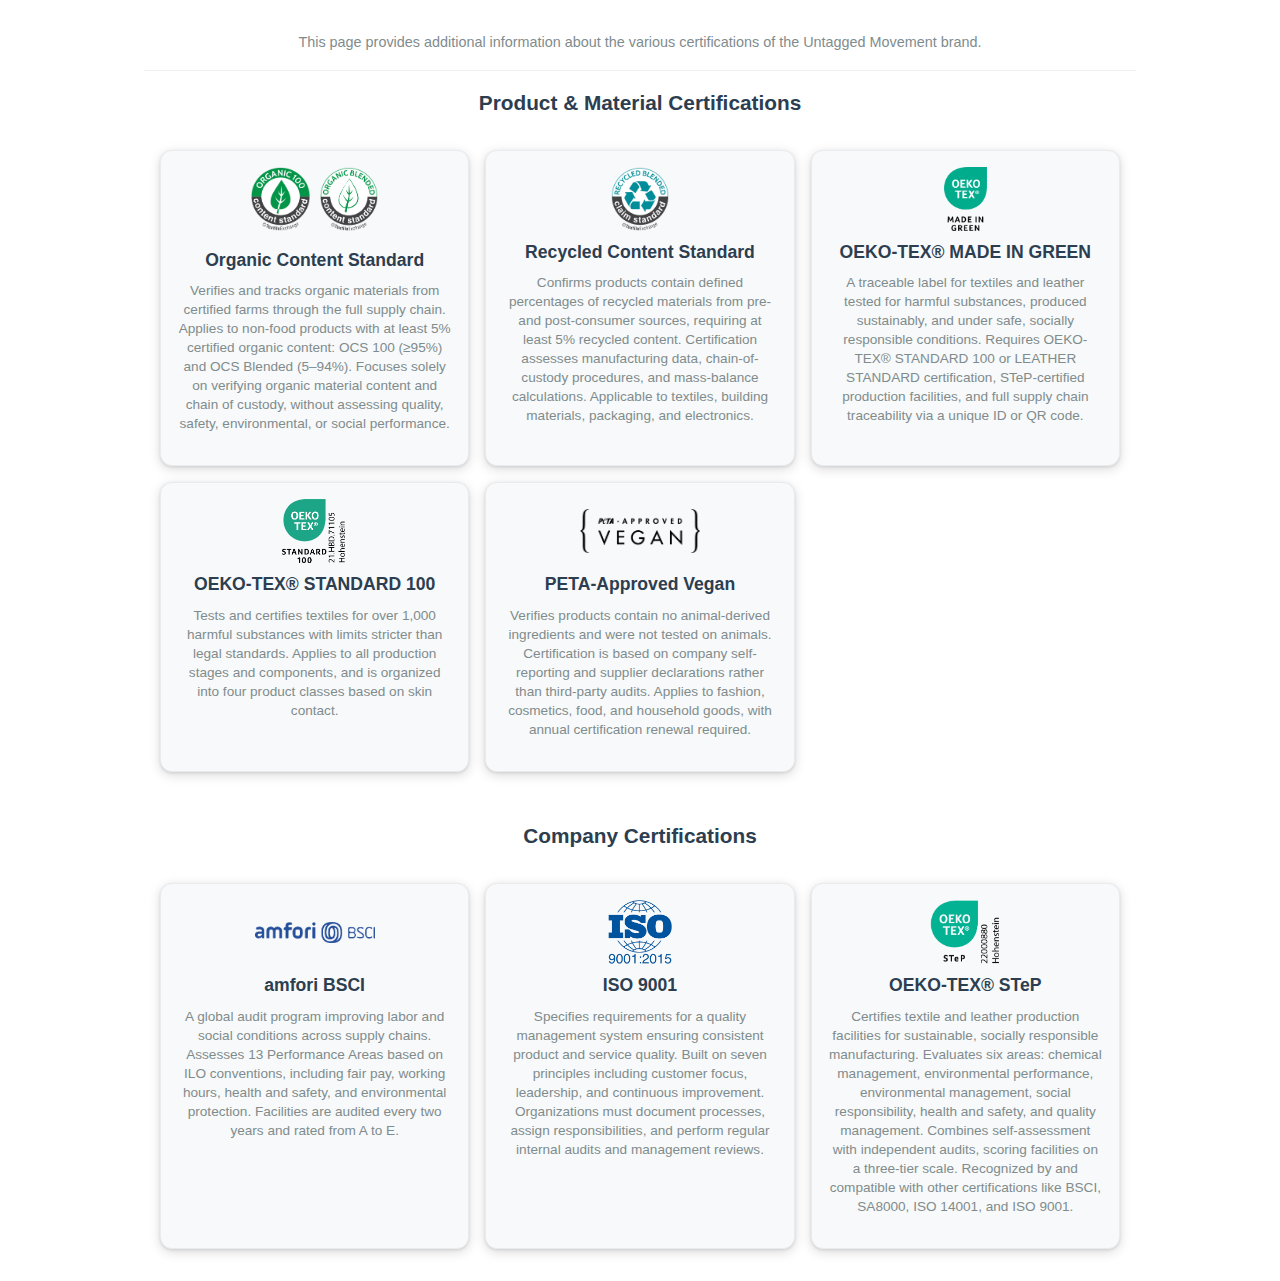
<file: certifications.html>
<!DOCTYPE html>
<html lang="en">
<head>
    <meta charset="UTF-8">
    <meta name="viewport" content="width=device-width, initial-scale=1.0">
    <meta name="description" content="Product, Material, and Company Certifications">
    <title>Certifications</title>
    <style>
        :root {
            --primary: #2C3E50;
            --secondary: #34495E;
            --accent: #E67E22;
            --bg-color: #fff;
            --text-primary: #2C3E50;
            --text-secondary: #7F8C8D;
            --border-color: #ECF0F1;
            --shadow-sm: 0 1px 2px rgba(0,0,0,0.05);
            --shadow: 0 2px 4px rgba(0,0,0,0.05);
            --radius: 0.5rem;
        }
        * { margin: 0; padding: 0; box-sizing: border-box; }
        body {
            font-family: -apple-system, BlinkMacSystemFont, "Segoe UI", Roboto, Helvetica, Arial, sans-serif;
            background: var(--bg-color);
            color: var(--text-primary);
            line-height: 1.5;
        }
        .container {
            width: 100vw;
            max-width: 100vw;
            margin: 0;
            padding: 0;
        }
        @media (min-width: 768px) {
            .container {
                max-width: 48rem;
                margin: 0 auto;
                padding: 1rem;
            }
        }
        @media (min-width: 900px) {
            .container {
                max-width: 64rem;
            }
        }
        .header {
            background: var(--bg-color);
            border-bottom: 1px solid var(--border-color);
            padding: 1rem;
            text-align: center;
        }
        .header h1 {
            font-size: 1.5rem;
            font-weight: 600;
            margin-bottom: 0.5rem;
        }
        .header p {
            color: var(--text-secondary);
            font-size: 0.9rem;
        }
        .certifications-grid {
            display: grid;
            grid-template-columns: repeat(auto-fit, minmax(280px, 1fr));
            gap: 1rem;
            padding: 1rem;
        }
        .certification-card {
            background: #f8f9fa;
            border: 1px solid #e9ecef;
            border-radius: 12px;
            padding: 1rem;
            box-shadow: 0 3px 12px rgba(0, 0, 0, 0.15), 0 1px 3px rgba(0, 0, 0, 0.1);
            text-align: center;
            transition: transform 0.2s ease, box-shadow 0.2s ease;
        }
        .certification-card:hover {
            transform: translateY(-2px);
            box-shadow: 0 6px 20px rgba(0, 0, 0, 0.2), 0 2px 6px rgba(0, 0, 0, 0.1);
        }
        .certification-icon {
            max-width: 120px;
            height: 64px;
            margin: 0 auto 0.5rem;
            display: block;
            object-fit: contain;
            transition: transform 0.2s ease, opacity 0.2s ease;
        }
        .certification-icon:hover {
            transform: scale(1.05);
            opacity: 0.9;
        }
        .certification-title {
            font-size: 1.1rem;
            font-weight: 600;
            margin-bottom: 0.5rem;
            color: var(--text-primary);
        }
        .certification-description {
            font-size: 0.85rem;
            color: var(--text-secondary);
            margin-bottom: 1rem;
            line-height: 1.4;
        }
        .view-cert-btn {
            background: var(--primary);
            color: white;
            border: none;
            border-radius: 8px;
            padding: 0.75rem 1.5rem;
            font-size: 0.95rem;
            font-weight: 500;
            cursor: pointer;
            transition: background-color 0.2s ease;
            text-decoration: none;
            display: inline-block;
        }
        .view-cert-btn:hover {
            background: var(--secondary);
        }
        .back-link {
            display: inline-block;
            margin: 1rem;
            color: var(--primary);
            text-decoration: none;
            font-weight: 500;
            padding: 0.5rem 1rem;
            border: 1px solid var(--border-color);
            border-radius: var(--radius);
            transition: background-color 0.2s ease;
        }
        .back-link:hover {
            background: var(--border-color);
        }
        @media (max-width: 768px) {
            .certifications-grid {
                grid-template-columns: 1fr;
                padding: 1rem;
                gap: 1rem;
            }
            .certification-card {
                padding: 1rem;
            }
            .certification-title {
                font-size: 1rem;
            }
        }
    </style>
</head>
<body>
    <div class="container">
        <div class="header">
            <p>This page provides additional information about the various certifications of the Untagged Movement brand.</p>
        </div>
        <div class="certifications-grid">
            <h2 style="grid-column: 1 / -1; text-align: center; margin-bottom: 1rem; color: var(--text-primary); font-size: 1.3rem;">Product & Material Certifications</h2>
            <div class="certification-card">
                <div style="display: flex; justify-content: center; gap: 10px; margin-bottom: 0.5rem;">
                    <a href="public/ceres-cert.pdf" target="_blank"><img src="public/ocs-100.png" alt="OCS 100" class="certification-icon"></a>
                    <a href="public/ceres-cert.pdf" target="_blank"><img src="public/ocs-blended.png" alt="OCS Blended" class="certification-icon"></a>
                </div>
                <h3 class="certification-title">Organic Content Standard</h3>
                <p class="certification-description">Verifies and tracks organic materials from certified farms through the full supply chain. Applies to non-food products with at least 5% certified organic content: OCS 100 (≥95%) and OCS Blended (5–94%). Focuses solely on verifying organic material content and chain of custody, without assessing quality, safety, environmental, or social performance.</p>
            </div>
            <div class="certification-card">
                <a href="public/ceres-cert.pdf" target="_blank"><img src="public/rcs-blended.png" alt="Recycled Content Standard" class="certification-icon"></a>
                <h3 class="certification-title">Recycled Content Standard</h3>
                <p class="certification-description">Confirms products contain defined percentages of recycled materials from pre- and post-consumer sources, requiring at least 5% recycled content. Certification assesses manufacturing data, chain-of-custody procedures, and mass-balance calculations. Applicable to textiles, building materials, packaging, and electronics.</p>
            </div>
            <div class="certification-card">
                <a href="https://www.oeko-tex.com/en/our-standards/oeko-tex-made-in-green" target="_blank"><img src="public/made-in-green.png" alt="Oekotex Made in Green" class="certification-icon"></a>
                <h3 class="certification-title">OEKO-TEX® MADE IN GREEN</h3>
                <p class="certification-description">A traceable label for textiles and leather tested for harmful substances, produced sustainably, and under safe, socially responsible conditions. Requires OEKO-TEX® STANDARD 100 or LEATHER STANDARD certification, STeP-certified production facilities, and full supply chain traceability via a unique ID or QR code.</p>
            </div>
            <div class="certification-card">
                <a href="public/oekotex100-cert.pdf" target="_blank"><img src="public/oekotex-100.png" alt="Oekotex 100" class="certification-icon"></a>
                <h3 class="certification-title">OEKO-TEX® STANDARD 100</h3>
                <p class="certification-description">Tests and certifies textiles for over 1,000 harmful substances with limits stricter than legal standards. Applies to all production stages and components, and is organized into four product classes based on skin contact.</p>
            </div>
            <div class="certification-card">
                <a href="https://petaapprovedvegan.peta.org/search-peta-approved-vegan/?_search=Texet" target="_blank"><img src="public/peta-vegan.png" alt="PETA-Approved Vegan" class="certification-icon"></a>
                <h3 class="certification-title">PETA-Approved Vegan</h3>
                <p class="certification-description">Verifies products contain no animal-derived ingredients and were not tested on animals. Certification is based on company self-reporting and supplier declarations rather than third-party audits. Applies to fashion, cosmetics, food, and household goods, with annual certification renewal required.</p>
            </div>
            <h2 style="grid-column: 1 / -1; text-align: center; margin: 2rem 0 1rem 0; color: var(--text-primary); font-size: 1.3rem;">Company Certifications</h2>
            <div class="certification-card">
                <a href="public/bsci-cert.pdf" target="_blank"><img src="public/amfori-bsci.png" alt="BSCI" class="certification-icon"></a>
                <h3 class="certification-title">amfori BSCI</h3>
                <p class="certification-description">A global audit program improving labor and social conditions across supply chains. Assesses 13 Performance Areas based on ILO conventions, including fair pay, working hours, health and safety, and environmental protection. Facilities are audited every two years and rated from A to E.</p>
            </div>
            <div class="certification-card">
                <a href="public/iso9001-cert.pdf" target="_blank"><img src="public/iso9001-2015.png" alt="ISO9001:2015" class="certification-icon"></a>
                <h3 class="certification-title">ISO 9001</h3>
                <p class="certification-description">Specifies requirements for a quality management system ensuring consistent product and service quality. Built on seven principles including customer focus, leadership, and continuous improvement. Organizations must document processes, assign responsibilities, and perform regular internal audits and management reviews.</p>
            </div>
            <div class="certification-card">
                <a href="public/step-cert.pdf" target="_blank"><img src="public/oekotex-step.png" alt="Oekotex STeP" class="certification-icon"></a>
                <h3 class="certification-title">OEKO-TEX® STeP</h3>
                <p class="certification-description">Certifies textile and leather production facilities for sustainable, socially responsible manufacturing. Evaluates six areas: chemical management, environmental performance, environmental management, social responsibility, health and safety, and quality management. Combines self-assessment with independent audits, scoring facilities on a three-tier scale. Recognized by and compatible with other certifications like BSCI, SA8000, ISO 14001, and ISO 9001.</p>
            </div>
        </div>
    </div>
</body>
</html>
</file>
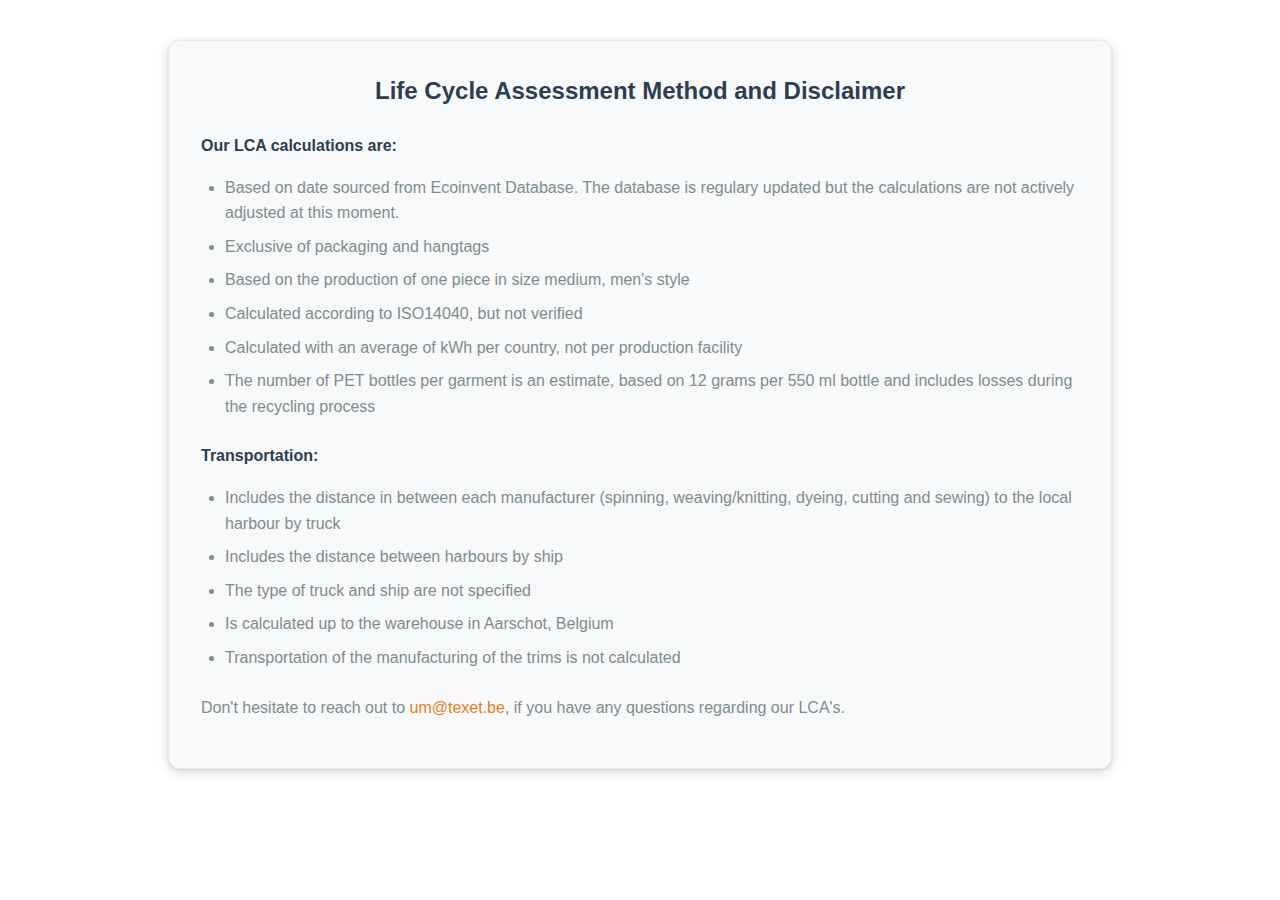
<file: lca.html>
<!DOCTYPE html>
<html lang="en">
<head>
    <meta charset="UTF-8">
    <meta name="viewport" content="width=device-width, initial-scale=1.0">
    <meta name="description" content="Life Cycle Assessment Disclaimer">
    <title>LCA Disclaimer</title>
    <style>
        :root {
            --primary: #2C3E50;
            --secondary: #34495E;
            --accent: #E67E22;
            --bg-color: #fff;
            --text-primary: #2C3E50;
            --text-secondary: #7F8C8D;
            --border-color: #ECF0F1;
            --shadow-sm: 0 1px 2px rgba(0,0,0,0.05);
            --shadow: 0 2px 4px rgba(0,0,0,0.05);
            --radius: 0.5rem;
        }
        * { margin: 0; padding: 0; box-sizing: border-box; }
        body {
            font-family: -apple-system, BlinkMacSystemFont, "Segoe UI", Roboto, Helvetica, Arial, sans-serif;
            background: var(--bg-color);
            color: var(--text-primary);
            line-height: 1.5;
        }
        .container {
            width: 100vw;
            max-width: 100vw;
            margin: 0;
            padding: 0;
        }
        @media (min-width: 768px) {
            .container {
                max-width: 48rem;
                margin: 0 auto;
                padding: 1rem;
            }
        }
        @media (min-width: 900px) {
            .container {
                max-width: 64rem;
            }
        }
        .header {
            background: var(--bg-color);
            border-bottom: 1px solid var(--border-color);
            padding: 1rem;
            text-align: center;
        }
        .header h1 {
            font-size: 1.75rem;
            font-weight: 600;
            margin-bottom: 0.5rem;
        }
        .disclaimer-section {
            background: #f8f9fa;
            border: 1px solid #e9ecef;
            border-radius: 12px;
            margin: 1.5rem;
            padding: 2rem;
            box-shadow: 0 3px 12px rgba(0, 0, 0, 0.15), 0 1px 3px rgba(0, 0, 0, 0.1);
        }
        .disclaimer-section h2 {
            font-size: 1.5rem;
            font-weight: 600;
            margin-bottom: 1.5rem;
            color: var(--text-primary);
            text-align: center;
        }
        .disclaimer-content {
            color: var(--text-secondary);
            line-height: 1.6;
        }
        .disclaimer-content p {
            margin-bottom: 1rem;
        }
        .disclaimer-content strong {
            color: var(--text-primary);
            font-weight: 600;
        }
        .disclaimer-content ul {
            margin: 1rem 0 1.5rem 1.5rem;
        }
        .disclaimer-content li {
            margin-bottom: 0.5rem;
        }
        .disclaimer-content a {
            color: var(--accent);
            text-decoration: none;
            font-weight: 500;
        }
        .disclaimer-content a:hover {
            text-decoration: underline;
        }
        .back-link {
            display: inline-block;
            margin: 1rem;
            color: var(--primary);
            text-decoration: none;
            font-weight: 500;
            padding: 0.5rem 1rem;
            border: 1px solid var(--border-color);
            border-radius: var(--radius);
            transition: background-color 0.2s ease;
        }
        .back-link:hover {
            background: var(--border-color);
        }
        @media (max-width: 768px) {
            .disclaimer-section {
                margin: 1rem;
                padding: 1.5rem;
            }
            .disclaimer-section h2 {
                font-size: 1.25rem;
            }
        }
    </style>
</head>
<body>
    <div class="container">
        <div class="disclaimer-section">
            <h2>Life Cycle Assessment Method and Disclaimer</h2>
            <div class="disclaimer-content">
                <p><strong>Our LCA calculations are:</strong></p>
                <ul>
                    <li>Based on date sourced from Ecoinvent Database. The database is regulary updated but the calculations are not actively adjusted at this moment.</li>
                    <li>Exclusive of packaging and hangtags</li>
                    <li>Based on the production of one piece in size medium, men's style</li>
                    <li>Calculated according to ISO14040, but not verified</li>
                    <li>Calculated with an average of kWh per country, not per production facility</li>
                    <li>The number of PET bottles per garment is an estimate, based on 12 grams per 550 ml bottle and includes losses during the recycling process</li>
                </ul>
                <p><strong>Transportation:</strong></p>
                <ul>
                    <li>Includes the distance in between each manufacturer (spinning, weaving/knitting, dyeing, cutting and sewing) to the local harbour by truck</li>
                    <li>Includes the distance between harbours by ship</li>
                    <li>The type of truck and ship are not specified</li>
                    <li>Is calculated up to the warehouse in Aarschot, Belgium</li>
                    <li>Transportation of the manufacturing of the trims is not calculated</li>
                </ul>
                <p>Don't hesitate to reach out to <a href="mailto:um@texet.be">um@texet.be</a>, if you have any questions regarding our LCA's.</p>
            </div>
        </div>
    </div>
</body>
</html>
</file>
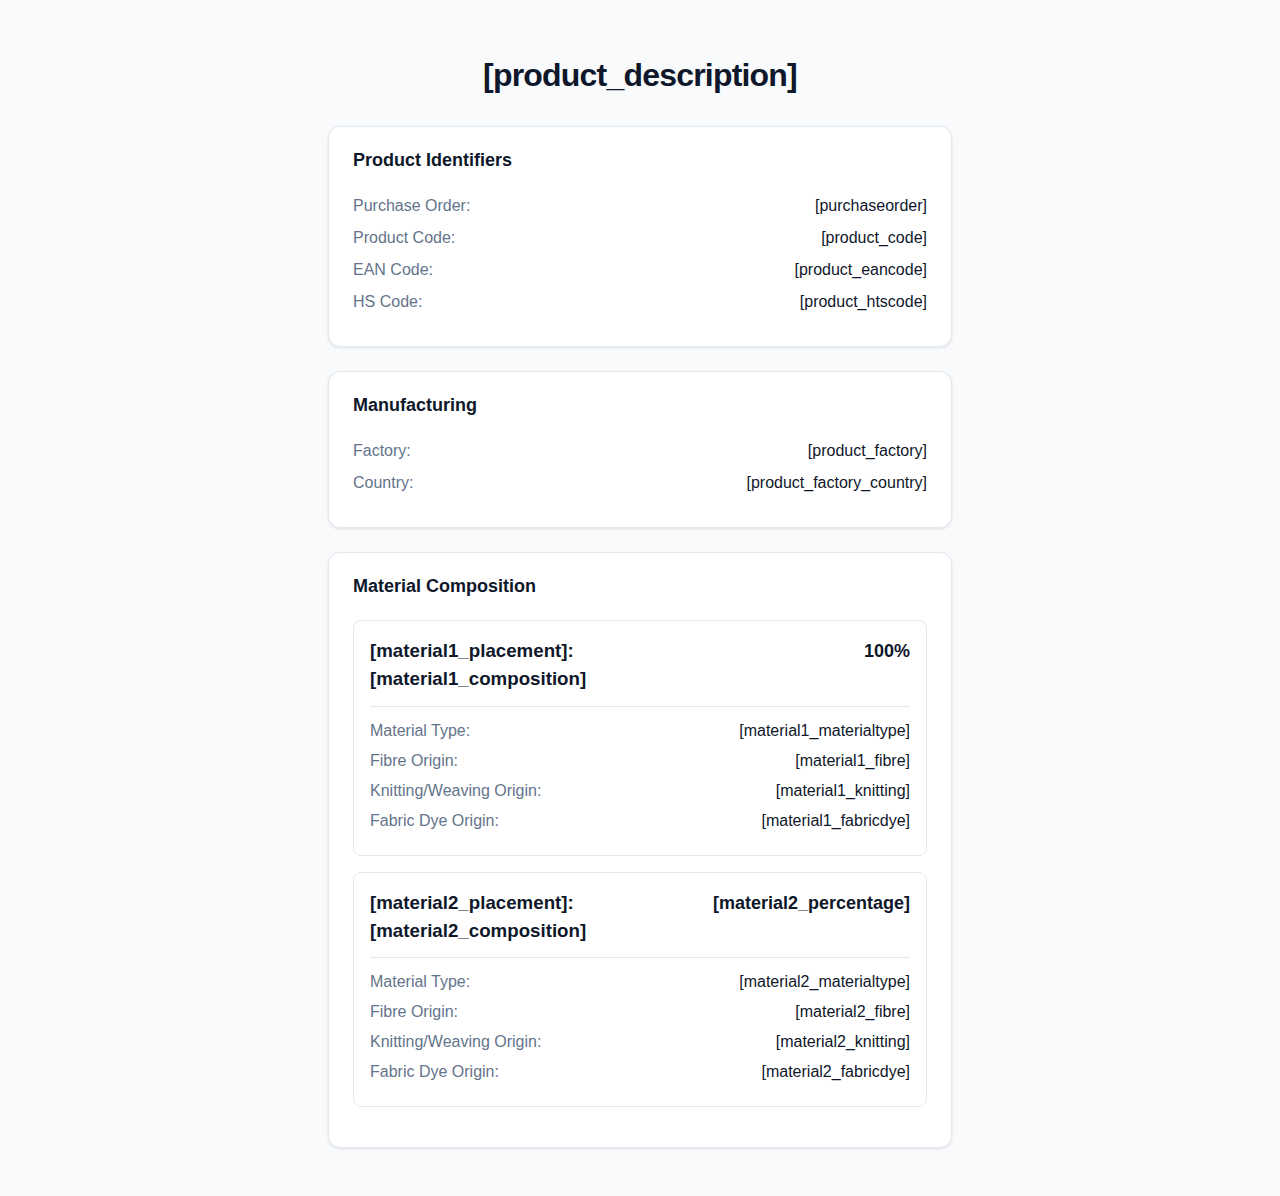
<file: template.html>
<!DOCTYPE html>
<html lang="en">
<head>
    <meta charset="UTF-8">
    <meta name="viewport" content="width=device-width, initial-scale=1.0">
    <title>Product Passport - [product_description]</title>
    <style>
        /* Product Passport Styles */
        :root {
          --bg-color: #f8fafc;
          --card-bg: #ffffff;
          --text-primary: #0f172a;
          --text-secondary: #64748b;
          --border-color: #e2e8f0;
          --shadow: 0 1px 3px rgba(0, 0, 0, 0.1);
          --radius: 0.75rem;
        }
        
        * {
          margin: 0;
          padding: 0;
          box-sizing: border-box;
        }
        
        body {
          font-family: -apple-system, BlinkMacSystemFont, "Segoe UI", Roboto, Helvetica, Arial, sans-serif;
          background-color: var(--bg-color);
          color: var(--text-primary);
          line-height: 1.5;
          -webkit-font-smoothing: antialiased;
          -moz-osx-font-smoothing: grayscale;
        }
        
        .container {
          width: 100%;
          max-width: 42rem;
          margin: 0 auto;
          padding: 1.5rem;
        }
        
        .card {
          background-color: var(--card-bg);
          border-radius: var(--radius);
          border: 1px solid var(--border-color);
          box-shadow: var(--shadow);
          overflow: hidden;
          margin-bottom: 1.5rem;
        }
        
        .card-header {
          padding: 1.25rem 1.5rem 0.75rem;
        }
        
        .card-content {
          padding: 0 1.5rem 1.5rem;
        }
        
        .card-title {
          font-size: 1.125rem;
          font-weight: 600;
          color: var(--text-primary);
          margin-bottom: 0.5rem;
        }
        
        .product-title {
          font-size: 2rem;
          font-weight: 700;
          text-align: center;
          margin: 2rem 0;
          line-height: 1.2;
          letter-spacing: -0.025em;
        }
        
        .detail-row {
          display: flex;
          justify-content: space-between;
          margin-bottom: 0.5rem;
        }
        
        .detail-label {
          color: var(--text-secondary);
          font-weight: 500;
        }
        
        .detail-value {
          color: var(--text-primary);
          font-weight: 500;
          text-align: right;
        }
        
        .material-block {
          border: 1px solid var(--border-color);
          border-radius: 0.5rem;
          padding: 1rem;
          margin-bottom: 1rem;
        }
        
        .material-header {
          display: flex;
          justify-content: space-between;
          align-items: baseline;
          margin-bottom: 0.75rem;
        }
        
        .material-title {
          font-weight: 600;
          color: var(--text-primary);
          max-width: 70%;
        }
        
        .material-title-content {
          display: inline;
          word-wrap: break-word;
          word-break: break-word;
          hyphens: auto;
        }
        
        .material-percentage {
          font-size: 1.125rem;
          font-weight: 700;
          min-width: 3.5rem;
          text-align: right;
          flex-shrink: 0;
          margin-left: 1rem;
        }
        
        .material-divider {
          height: 1px;
          background-color: var(--border-color);
          margin: 0.75rem 0;
        }
        
        .material-detail {
          display: flex;
          justify-content: space-between;
          margin-bottom: 0.375rem;
        }
        
        .material-label {
          color: var(--text-secondary);
        }
        
        .material-value {
          font-weight: 500;
          color: var(--text-primary);
        }
        
        /* Responsive adjustments */
        @media (max-width: 640px) {
          .product-title {
            font-size: 1.5rem;
          }
        
          .container {
            padding: 1rem;
          }
        
          .card-header,
          .card-content {
            padding-left: 1rem;
            padding-right: 1rem;
          }
        }
        
        /* Print styles */
        @media print {
          body {
            background-color: white;
          }
        
          .container {
            max-width: 100%;
            padding: 0;
          }
        
          .card {
            break-inside: avoid;
            box-shadow: none;
          }
        }
    </style>
</head>
<body>
    <div class="container">
        <h1 class="product-title">[product_description]</h1>
        
        <div class="card">
            <div class="card-header">
                <h2 class="card-title">Product Identifiers</h2>
            </div>
            <div class="card-content">
                <div class="detail-row">
                    <span class="detail-label">Purchase Order:</span>
                    <span class="detail-value" id="purchaseorder">[purchaseorder]</span>
                </div>
                <div class="detail-row">
                    <span class="detail-label">Product Code:</span>
                    <span class="detail-value" id="product-code">[product_code]</span>
                </div>
                <div class="detail-row">
                    <span class="detail-label">EAN Code:</span>
                    <span class="detail-value" id="product-eancode">[product_eancode]</span>
                </div>
                <div class="detail-row">
                    <span class="detail-label">HS Code:</span>
                    <span class="detail-value" id="product-htscode">[product_htscode]</span>
                </div>
            </div>
        </div>
        
        <div class="card">
            <div class="card-header">
                <h2 class="card-title">Manufacturing</h2>
            </div>
            <div class="card-content">
                <div class="detail-row">
                    <span class="detail-label">Factory:</span>
                    <span class="detail-value" id="product-factory">[product_factory]</span>
                </div>
                <div class="detail-row">
                    <span class="detail-label">Country:</span>
                    <span class="detail-value" id="product-factory-country">[product_factory_country]</span>
                </div>
            </div>
        </div>
        
        <div class="card">
            <div class="card-header">
                <h2 class="card-title">Material Composition</h2>
            </div>
            <div class="card-content">
                <div class="material-block">
                    <div class="material-header">
                        <h3 class="material-title">
                            <span id="material1-placement">[material1_placement]</span>:
                            <span class="material-title-content" id="material1-composition">[material1_composition]</span>
                        </h3>
                        <span class="material-percentage" id="material1-percentage">100%</span>
                    </div>
                    <div class="material-divider"></div>
                    <div class="material-details">
                        <div class="material-detail">
                            <span class="material-label">Material Type:</span>
                            <span class="material-value" id="material1-materialtype">[material1_materialtype]</span>
                        </div>
                        <div class="material-detail">
                            <span class="material-label">Fibre Origin:</span>
                            <span class="material-value" id="material1-fibre">[material1_fibre]</span>
                        </div>
                        <div class="material-detail">
                            <span class="material-label">Knitting/Weaving Origin:</span>
                            <span class="material-value" id="material1-knitting">[material1_knitting]</span>
                        </div>
                        <div class="material-detail">
                            <span class="material-label">Fabric Dye Origin:</span>
                            <span class="material-value" id="material1-fabricdye">[material1_fabricdye]</span>
                        </div>
                    </div>
                </div>
                
                <!-- Material 2 Block Start -->
                <div class="material-block">
                    <div class="material-header">
                        <h3 class="material-title">
                            <span id="material2-placement">[material2_placement]</span>:
                            <span class="material-title-content" id="material2-composition">[material2_composition]</span>
                        </h3>
                        <span class="material-percentage" id="material2-percentage">[material2_percentage]</span>
                    </div>
                    <div class="material-divider"></div>
                    <div class="material-details">
                        <div class="material-detail">
                            <span class="material-label">Material Type:</span>
                            <span class="material-value" id="material2-materialtype">[material2_materialtype]</span>
                        </div>
                        <div class="material-detail">
                            <span class="material-label">Fibre Origin:</span>
                            <span class="material-value" id="material2-fibre">[material2_fibre]</span>
                        </div>
                        <div class="material-detail">
                            <span class="material-label">Knitting/Weaving Origin:</span>
                            <span class="material-value" id="material2-knitting">[material2_knitting]</span>
                        </div>
                        <div class="material-detail">
                            <span class="material-label">Fabric Dye Origin:</span>
                            <span class="material-value" id="material2-fabricdye">[material2_fabricdye]</span>
                        </div>
                    </div>
                </div>
                <!-- Material 2 Block End -->
            </div>
        </div>
    </div>
</body>
</html>
</file>
